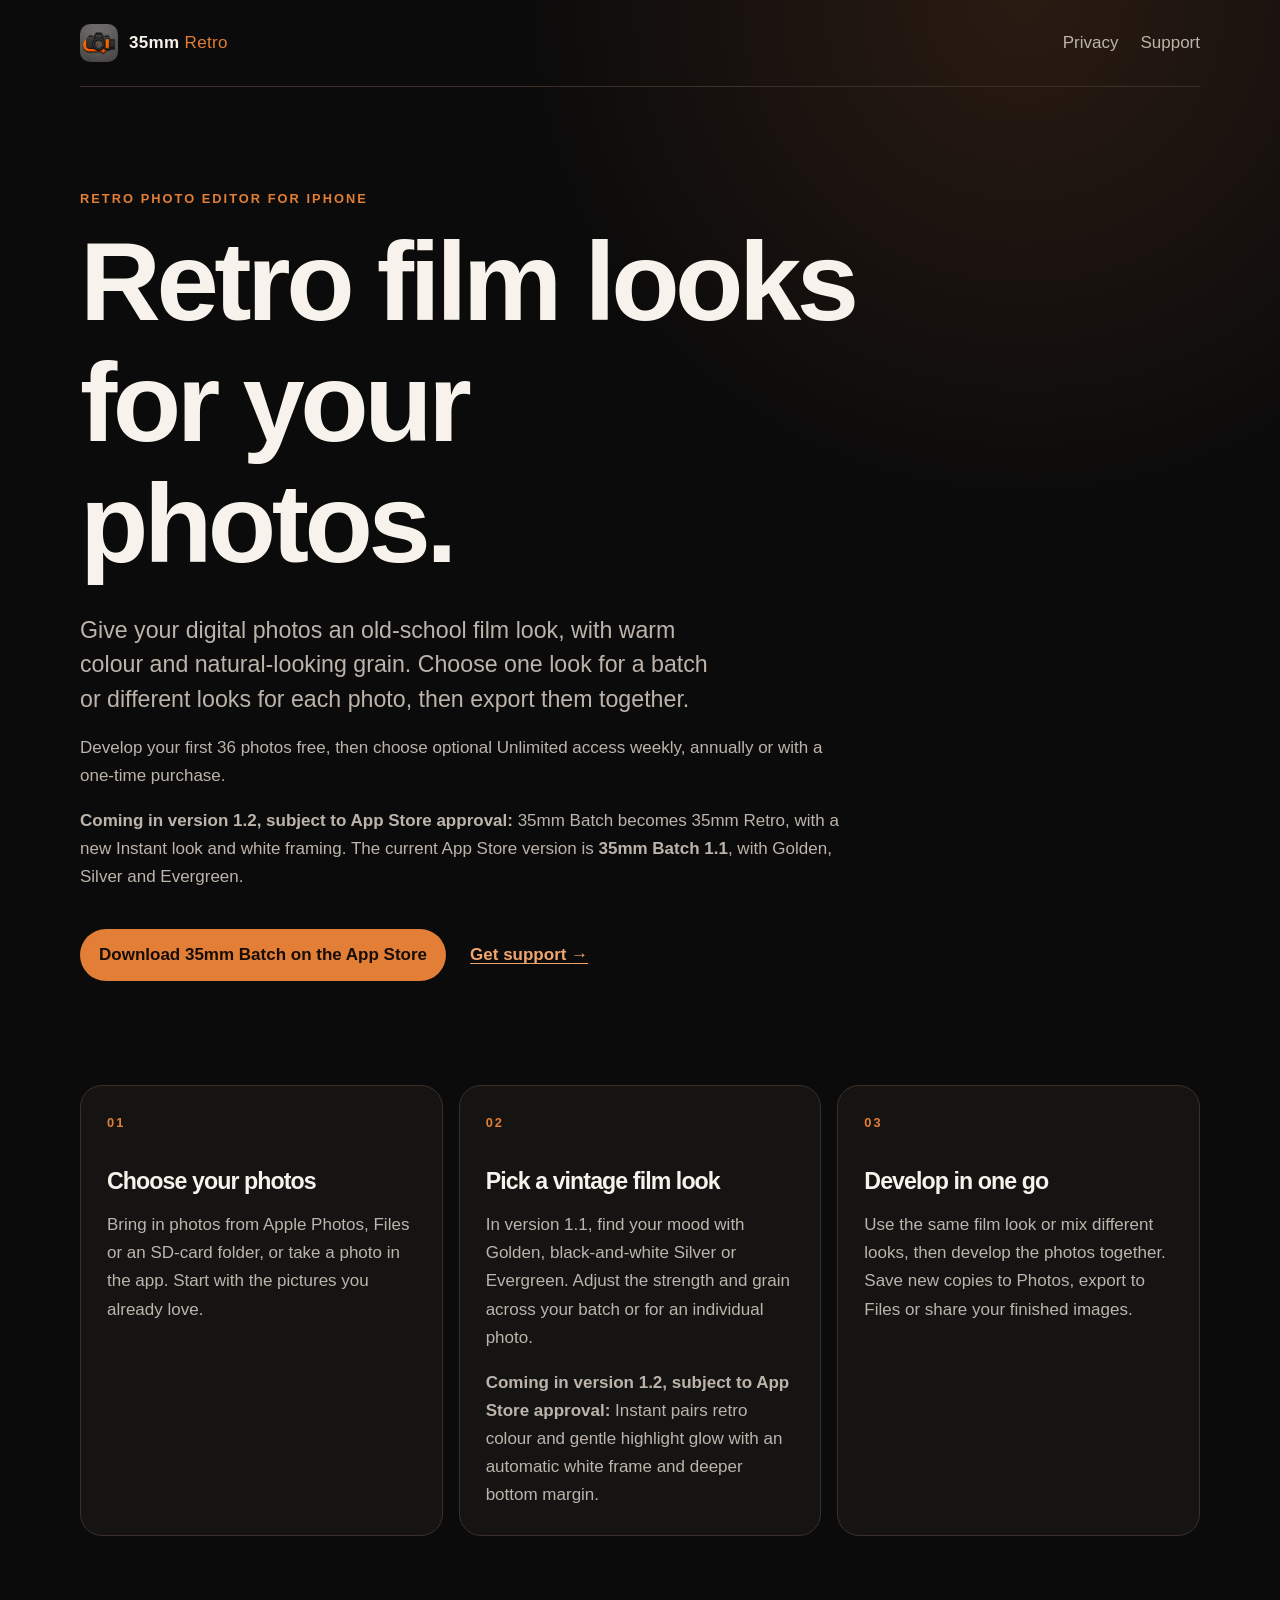
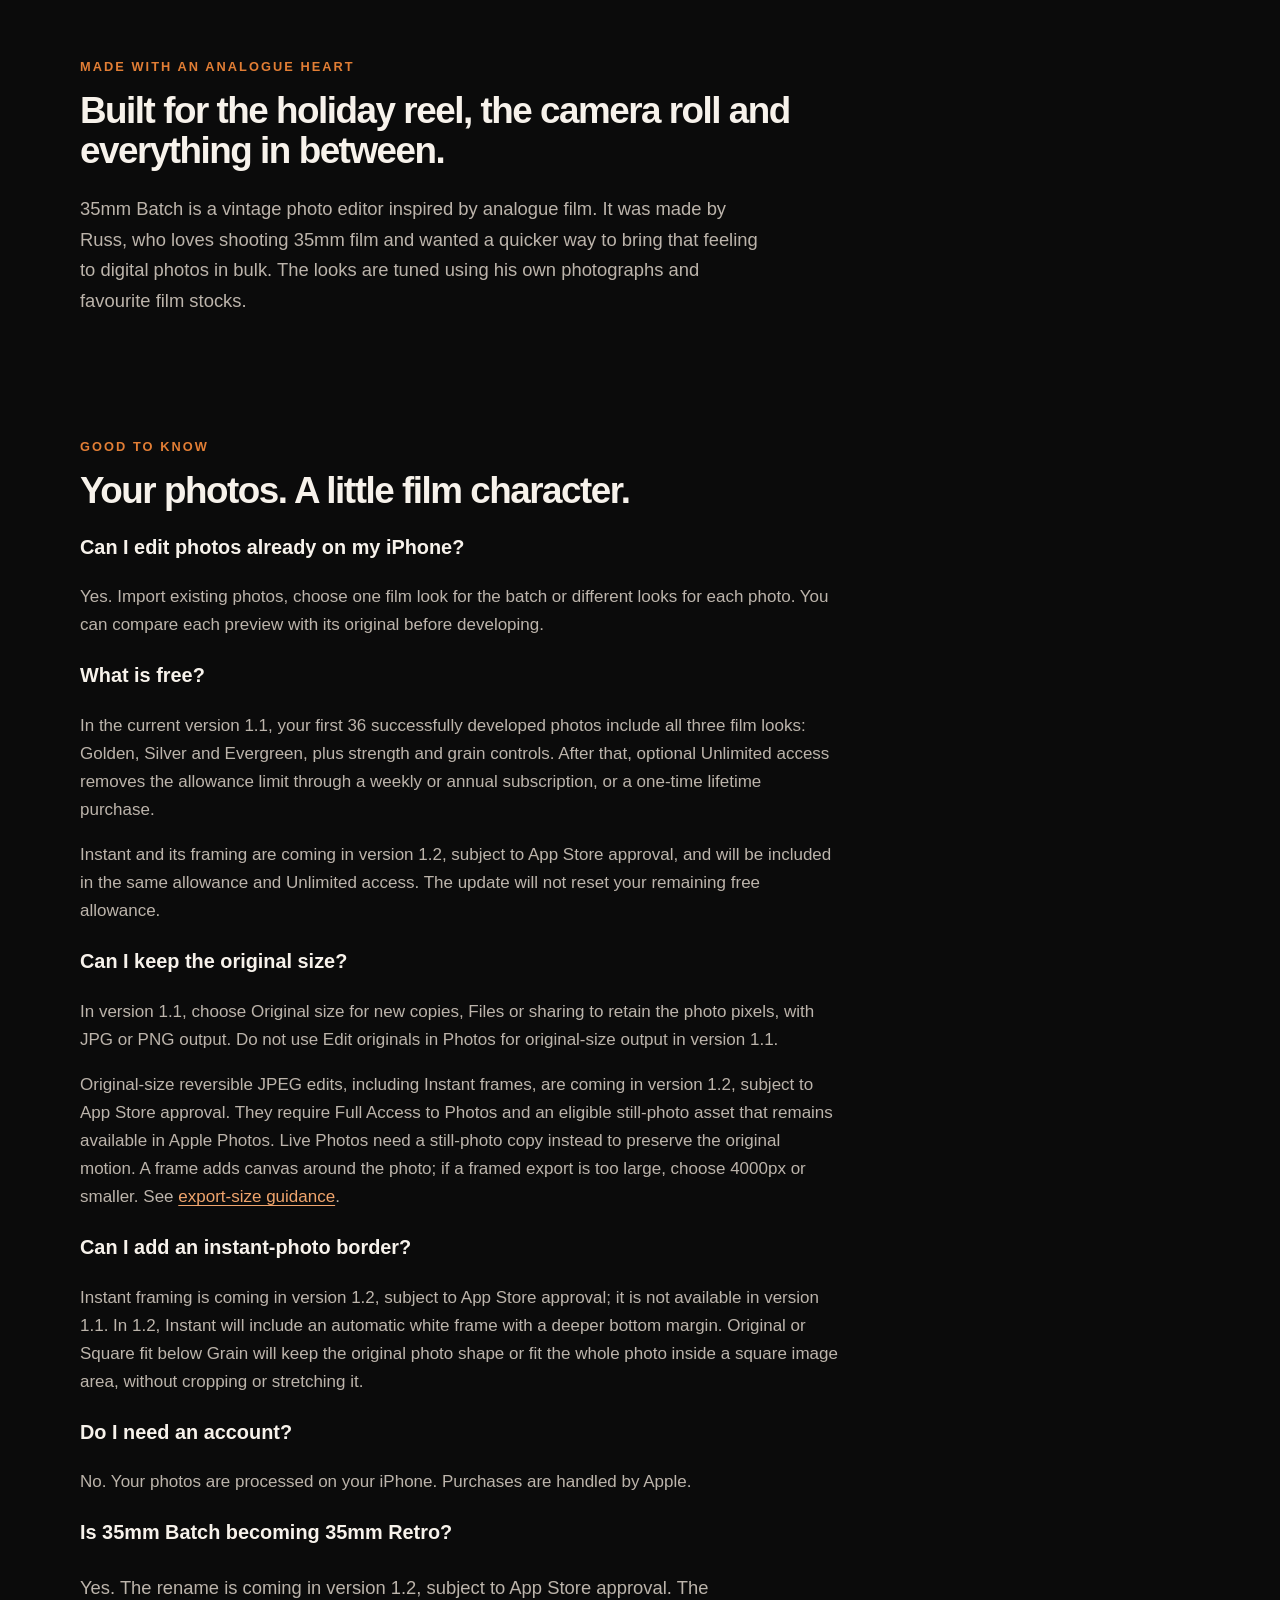
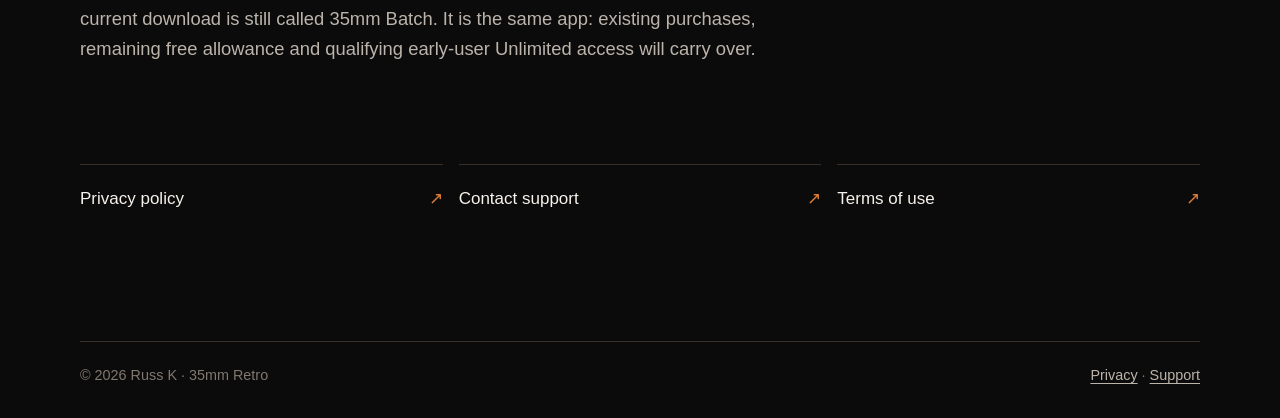
<file: index.html>
<!doctype html>
<html lang="en">
<head>
  <meta charset="utf-8">
  <meta name="viewport" content="width=device-width, initial-scale=1">
  <meta name="description" content="35mm Batch 1.1 offers three film looks and 36 free developments. The 35mm Retro name and Instant framing are coming in version 1.2, subject to App Store approval.">
  <title>35mm Batch — 35mm Retro coming in version 1.2</title>
  <link rel="canonical" href="https://rwk506787.github.io/35MMbatch-site/">
  <meta property="og:title" content="35mm Batch — Retro film looks for your photos">
  <meta property="og:description" content="Three film looks. First 36 developed photos free. The 35mm Retro name and Instant framing are coming in version 1.2, subject to App Store approval.">
  <meta property="og:type" content="website">
  <meta property="og:url" content="https://rwk506787.github.io/35MMbatch-site/">
  <meta property="og:image" content="https://rwk506787.github.io/35MMbatch-site/assets/app-icon.png">
  <link rel="icon" href="assets/app-icon.png" type="image/png">
  <link rel="stylesheet" href="style.css">
</head>
<body>
  <header class="site-header">
    <a class="brand" href="index.html" aria-label="35mm Retro home">
      <img src="assets/app-icon.png" alt="35mm Retro app icon">
      <span>35mm <em>Retro</em></span>
    </a>
    <nav aria-label="Primary navigation">
      <a href="privacy.html">Privacy</a>
      <a href="support.html">Support</a>
    </nav>
  </header>

  <main>
    <section class="hero" aria-labelledby="hero-title">
      <p class="eyebrow">Retro photo editor for iPhone</p>
      <h1 id="hero-title">Retro film looks for your photos.</h1>
      <p class="lede">Give your digital photos an old-school film look, with warm colour and natural-looking grain. Choose one look for a batch or different looks for each photo, then export them together.</p>
      <p>Develop your first 36 photos free, then choose optional Unlimited access weekly, annually or with a one-time purchase.</p>
      <p><strong>Coming in version 1.2, subject to App Store approval:</strong> 35mm Batch becomes 35mm Retro, with a new Instant look and white framing. The current App Store version is <strong>35mm Batch 1.1</strong>, with Golden, Silver and Evergreen.</p>
      <div class="actions">
        <a class="button" href="https://apps.apple.com/app/id6796303141">Download 35mm Batch on the App Store</a>
        <a class="text-link" href="support.html">Get support <span aria-hidden="true">→</span></a>
      </div>
    </section>

    <section class="feature-grid" aria-label="Current features and the upcoming version 1.2">
      <article class="card">
        <p class="card-number">01</p>
        <h2>Choose your photos</h2>
        <p>Bring in photos from Apple Photos, Files or an SD-card folder, or take a photo in the app. Start with the pictures you already love.</p>
      </article>
      <article class="card">
        <p class="card-number">02</p>
        <h2>Pick a vintage film look</h2>
        <p>In version 1.1, find your mood with Golden, black-and-white Silver or Evergreen. Adjust the strength and grain across your batch or for an individual photo.</p>
        <p><strong>Coming in version 1.2, subject to App Store approval:</strong> Instant pairs retro colour and gentle highlight glow with an automatic white frame and deeper bottom margin.</p>
      </article>
      <article class="card">
        <p class="card-number">03</p>
        <h2>Develop in one go</h2>
        <p>Use the same film look or mix different looks, then develop the photos together. Save new copies to Photos, export to Files or share your finished images.</p>
      </article>
    </section>

    <section class="story" aria-labelledby="story-title">
      <p class="eyebrow">Made with an analogue heart</p>
      <h2 id="story-title">Built for the holiday reel, the camera roll and everything in between.</h2>
      <p>35mm Batch is a vintage photo editor inspired by analogue film. It was made by Russ, who loves shooting 35mm film and wanted a quicker way to bring that feeling to digital photos in bulk. The looks are tuned using his own photographs and favourite film stocks.</p>
    </section>

    <section class="story" aria-labelledby="questions-title">
      <p class="eyebrow">Good to know</p>
      <h2 id="questions-title">Your photos. A little film character.</h2>
      <h3>Can I edit photos already on my iPhone?</h3>
      <p>Yes. Import existing photos, choose one film look for the batch or different looks for each photo. You can compare each preview with its original before developing.</p>
      <h3>What is free?</h3>
      <p>In the current version 1.1, your first 36 successfully developed photos include all three film looks: Golden, Silver and Evergreen, plus strength and grain controls. After that, optional Unlimited access removes the allowance limit through a weekly or annual subscription, or a one-time lifetime purchase.</p>
      <p>Instant and its framing are coming in version 1.2, subject to App Store approval, and will be included in the same allowance and Unlimited access. The update will not reset your remaining free allowance.</p>
      <h3>Can I keep the original size?</h3>
      <p>In version 1.1, choose Original size for new copies, Files or sharing to retain the photo pixels, with JPG or PNG output. Do not use Edit originals in Photos for original-size output in version 1.1.</p>
      <p>Original-size reversible JPEG edits, including Instant frames, are coming in version 1.2, subject to App Store approval. They require Full Access to Photos and an eligible still-photo asset that remains available in Apple Photos. Live Photos need a still-photo copy instead to preserve the original motion. A frame adds canvas around the photo; if a framed export is too large, choose 4000px or smaller. See <a href="support.html#export-size">export-size guidance</a>.</p>
      <h3>Can I add an instant-photo border?</h3>
      <p>Instant framing is coming in version 1.2, subject to App Store approval; it is not available in version 1.1. In 1.2, Instant will include an automatic white frame with a deeper bottom margin. Original or Square fit below Grain will keep the original photo shape or fit the whole photo inside a square image area, without cropping or stretching it.</p>
      <h3>Do I need an account?</h3>
      <p>No. Your photos are processed on your iPhone. Purchases are handled by Apple.</p>
      <h3>Is 35mm Batch becoming 35mm Retro?</h3>
      <p>Yes. The rename is coming in version 1.2, subject to App Store approval. The current download is still called 35mm Batch. It is the same app: existing purchases, remaining free allowance and qualifying early-user Unlimited access will carry over.</p>
    </section>

    <section class="site-links" aria-label="More information">
      <a class="link-card" href="privacy.html"><span>Privacy policy</span><span aria-hidden="true">↗</span></a>
      <a class="link-card" href="support.html"><span>Contact support</span><span aria-hidden="true">↗</span></a>
      <a class="link-card" href="terms.html"><span>Terms of use</span><span aria-hidden="true">↗</span></a>
    </section>
  </main>

  <footer class="site-footer">
    <span>© 2026 Russ K · 35mm Retro</span>
    <span><a href="privacy.html">Privacy</a> · <a href="support.html">Support</a></span>
  </footer>
</body>
</html>
</file>
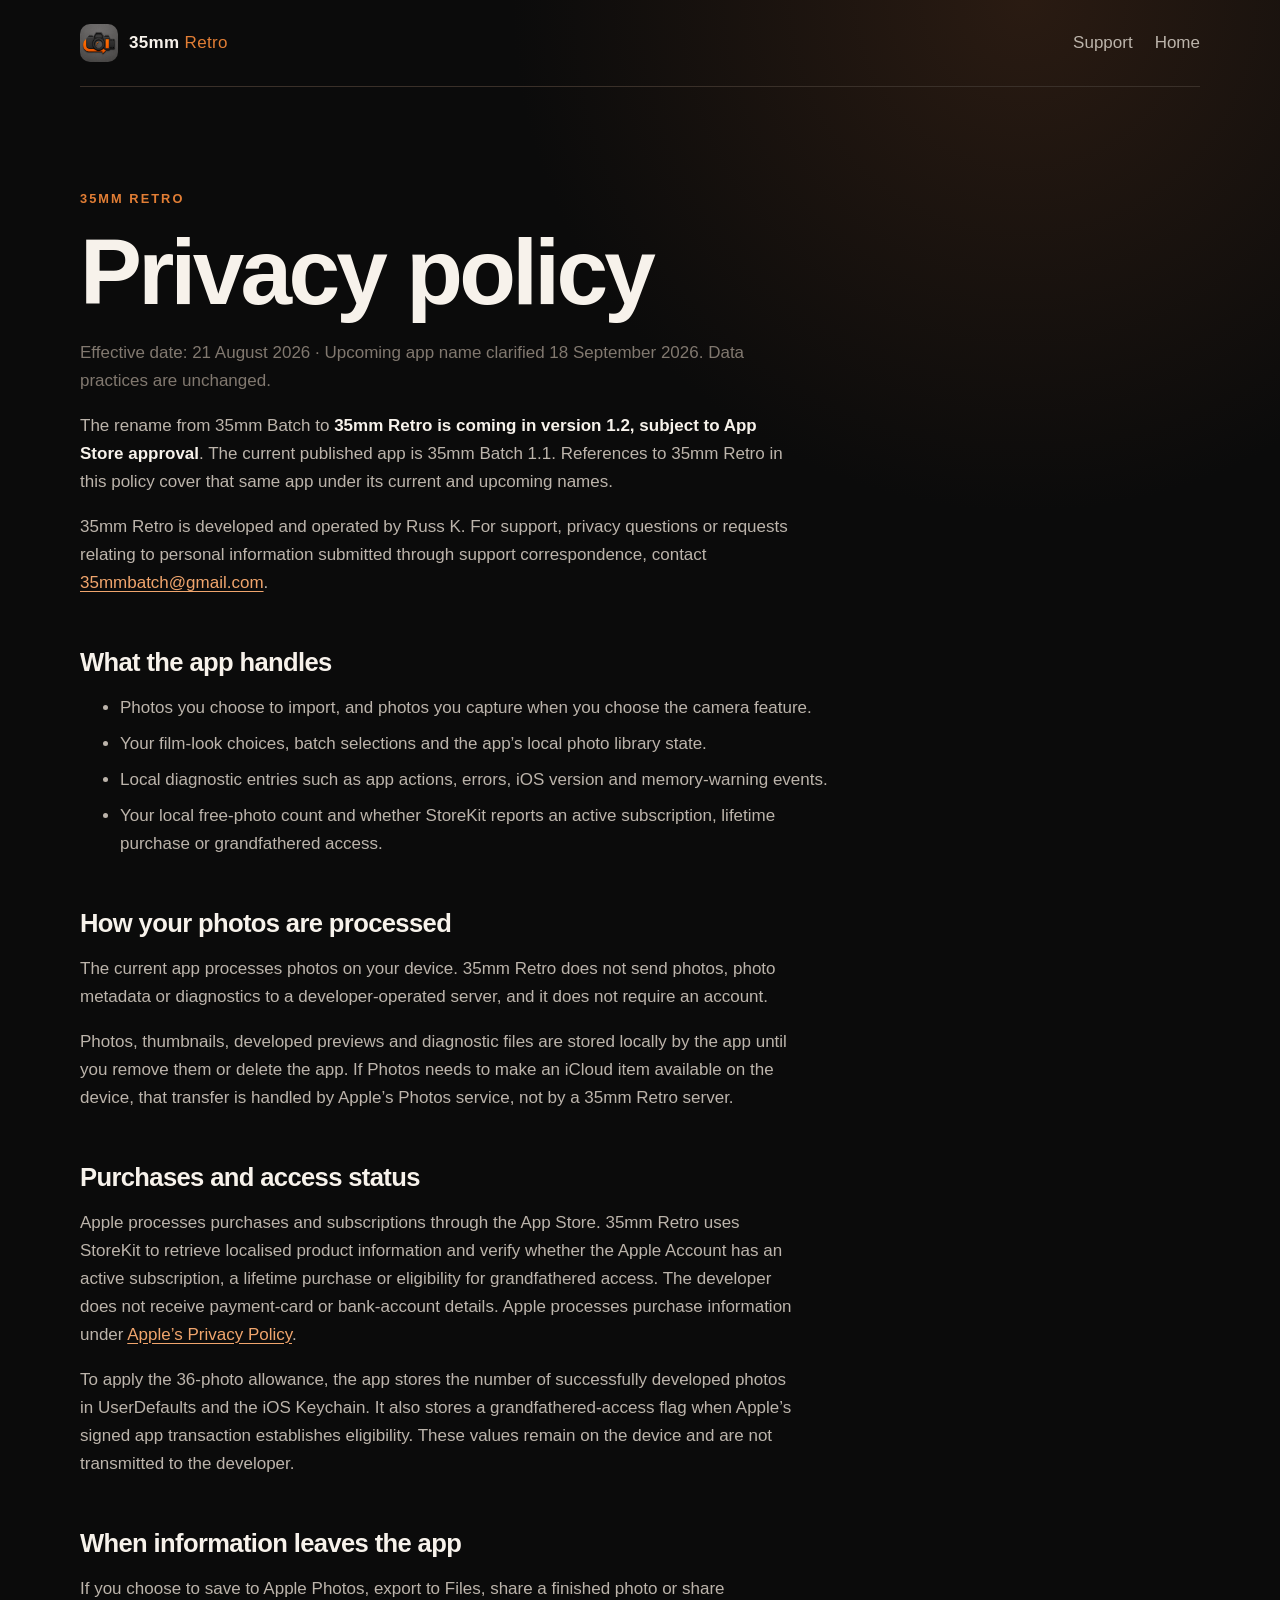
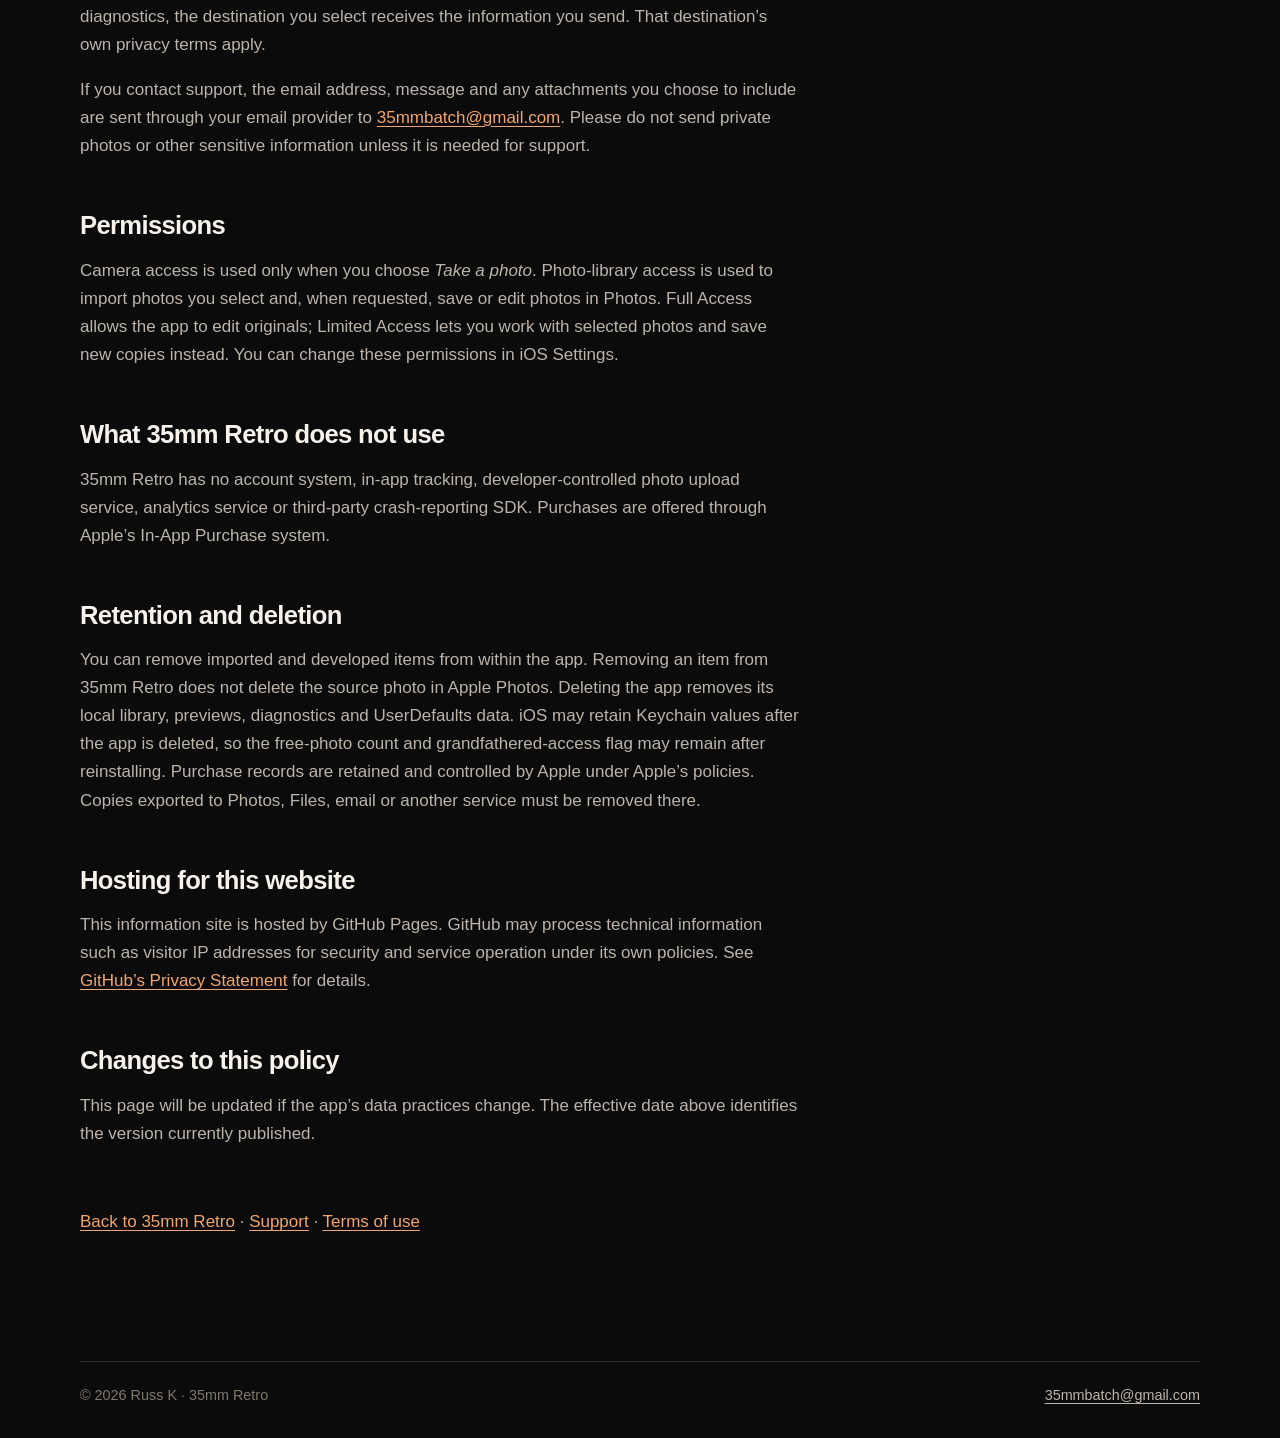
<file: privacy.html>
<!doctype html>
<html lang="en">
<head>
  <meta charset="utf-8">
  <meta name="viewport" content="width=device-width, initial-scale=1">
  <title>Privacy policy — 35mm Batch / 35mm Retro coming in 1.2</title>
  <link rel="stylesheet" href="style.css">
</head>
<body>
  <header class="site-header">
    <a class="brand" href="index.html" aria-label="35mm Retro home">
      <img src="assets/app-icon.png" alt="35mm Retro app icon">
      <span>35mm <em>Retro</em></span>
    </a>
    <nav aria-label="Primary navigation"><a href="support.html">Support</a><a href="index.html">Home</a></nav>
  </header>

  <main class="document">
    <p class="eyebrow">35mm Retro</p>
    <h1>Privacy policy</h1>
    <p class="document-meta">Effective date: 21 August 2026 · Upcoming app name clarified 18 September 2026. Data practices are unchanged.</p>
    <p>The rename from 35mm Batch to <strong>35mm Retro is coming in version 1.2, subject to App Store approval</strong>. The current published app is 35mm Batch 1.1. References to 35mm Retro in this policy cover that same app under its current and upcoming names.</p>

    <p>35mm Retro is developed and operated by Russ K. For support, privacy questions or requests relating to personal information submitted through support correspondence, contact <a href="mailto:35mmbatch@gmail.com">35mmbatch@gmail.com</a>.</p>

    <h2>What the app handles</h2>
    <ul>
      <li>Photos you choose to import, and photos you capture when you choose the camera feature.</li>
      <li>Your film-look choices, batch selections and the app’s local photo library state.</li>
      <li>Local diagnostic entries such as app actions, errors, iOS version and memory-warning events.</li>
      <li>Your local free-photo count and whether StoreKit reports an active subscription, lifetime purchase or grandfathered access.</li>
    </ul>

    <h2>How your photos are processed</h2>
    <p>The current app processes photos on your device. 35mm Retro does not send photos, photo metadata or diagnostics to a developer-operated server, and it does not require an account.</p>
    <p>Photos, thumbnails, developed previews and diagnostic files are stored locally by the app until you remove them or delete the app. If Photos needs to make an iCloud item available on the device, that transfer is handled by Apple’s Photos service, not by a 35mm Retro server.</p>

    <h2>Purchases and access status</h2>
    <p>Apple processes purchases and subscriptions through the App Store. 35mm Retro uses StoreKit to retrieve localised product information and verify whether the Apple Account has an active subscription, a lifetime purchase or eligibility for grandfathered access. The developer does not receive payment-card or bank-account details. Apple processes purchase information under <a href="https://www.apple.com/legal/privacy/">Apple’s Privacy Policy</a>.</p>
    <p>To apply the 36-photo allowance, the app stores the number of successfully developed photos in UserDefaults and the iOS Keychain. It also stores a grandfathered-access flag when Apple’s signed app transaction establishes eligibility. These values remain on the device and are not transmitted to the developer.</p>

    <h2>When information leaves the app</h2>
    <p>If you choose to save to Apple Photos, export to Files, share a finished photo or share diagnostics, the destination you select receives the information you send. That destination’s own privacy terms apply.</p>
    <p>If you contact support, the email address, message and any attachments you choose to include are sent through your email provider to <a href="mailto:35mmbatch@gmail.com">35mmbatch@gmail.com</a>. Please do not send private photos or other sensitive information unless it is needed for support.</p>

    <h2>Permissions</h2>
    <p>Camera access is used only when you choose <em>Take a photo</em>. Photo-library access is used to import photos you select and, when requested, save or edit photos in Photos. Full Access allows the app to edit originals; Limited Access lets you work with selected photos and save new copies instead. You can change these permissions in iOS Settings.</p>

    <h2>What 35mm Retro does not use</h2>
    <p>35mm Retro has no account system, in-app tracking, developer-controlled photo upload service, analytics service or third-party crash-reporting SDK. Purchases are offered through Apple’s In-App Purchase system.</p>

    <h2>Retention and deletion</h2>
    <p>You can remove imported and developed items from within the app. Removing an item from 35mm Retro does not delete the source photo in Apple Photos. Deleting the app removes its local library, previews, diagnostics and UserDefaults data. iOS may retain Keychain values after the app is deleted, so the free-photo count and grandfathered-access flag may remain after reinstalling. Purchase records are retained and controlled by Apple under Apple’s policies. Copies exported to Photos, Files, email or another service must be removed there.</p>

    <h2>Hosting for this website</h2>
    <p>This information site is hosted by GitHub Pages. GitHub may process technical information such as visitor IP addresses for security and service operation under its own policies. See <a href="https://docs.github.com/en/site-policy/privacy-policies/github-privacy-statement">GitHub’s Privacy Statement</a> for details.</p>

    <h2>Changes to this policy</h2>
    <p>This page will be updated if the app’s data practices change. The effective date above identifies the version currently published.</p>

    <p class="document-nav"><a href="index.html">Back to 35mm Retro</a> · <a href="support.html">Support</a> · <a href="terms.html">Terms of use</a></p>
  </main>

  <footer class="site-footer"><span>© 2026 Russ K · 35mm Retro</span><a href="mailto:35mmbatch@gmail.com">35mmbatch@gmail.com</a></footer>
</body>
</html>
</file>
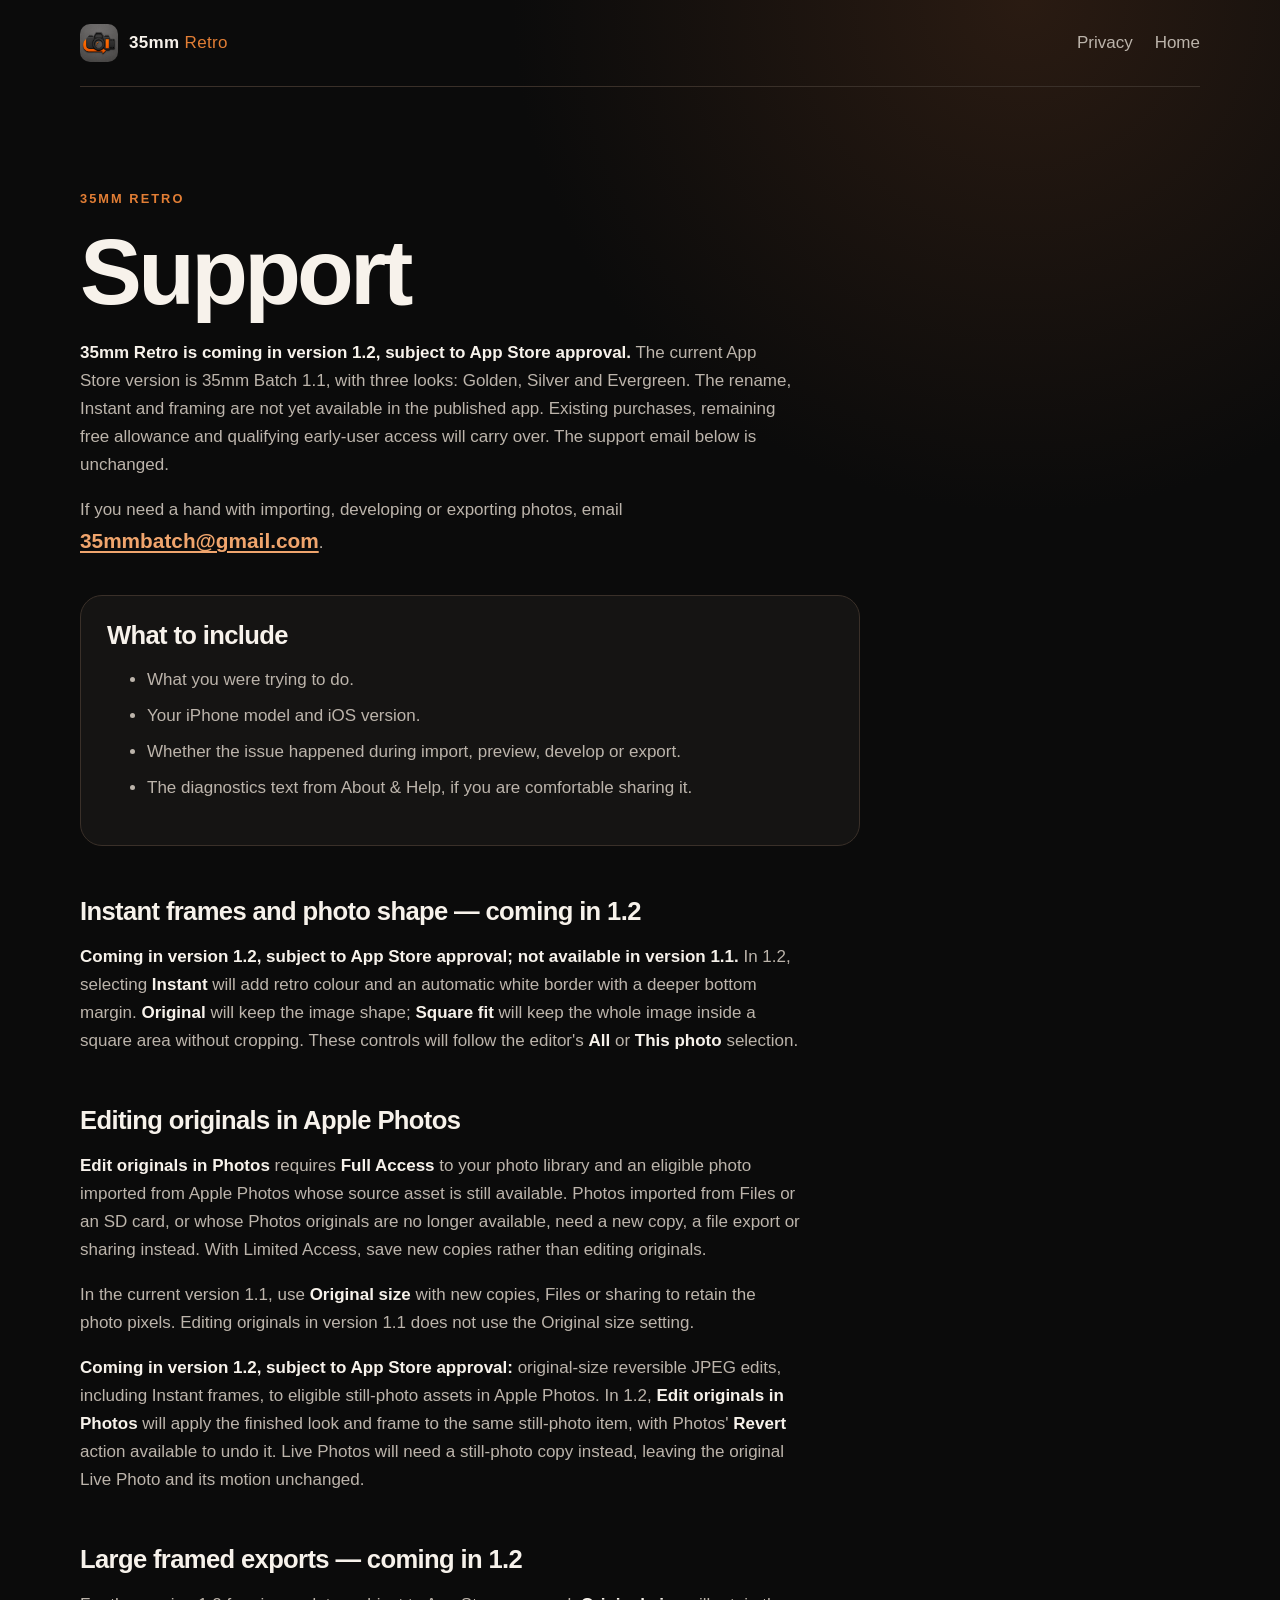
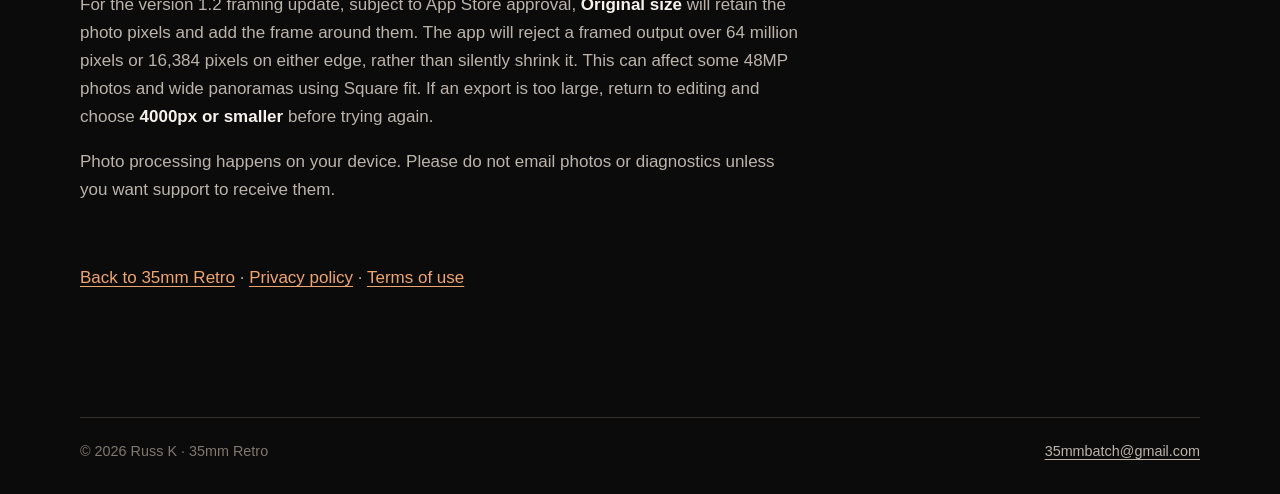
<file: support.html>
<!doctype html>
<html lang="en">
<head>
  <meta charset="utf-8">
  <meta name="viewport" content="width=device-width, initial-scale=1">
  <title>Support — 35mm Batch / 35mm Retro coming in 1.2</title>
  <link rel="stylesheet" href="style.css">
</head>
<body>
  <header class="site-header">
    <a class="brand" href="index.html" aria-label="35mm Retro home">
      <img src="assets/app-icon.png" alt="35mm Retro app icon">
      <span>35mm <em>Retro</em></span>
    </a>
    <nav aria-label="Primary navigation"><a href="privacy.html">Privacy</a><a href="index.html">Home</a></nav>
  </header>

  <main class="document">
    <p class="eyebrow">35mm Retro</p>
    <h1>Support</h1>
    <p><strong>35mm Retro is coming in version 1.2, subject to App Store approval.</strong> The current App Store version is 35mm Batch 1.1, with three looks: Golden, Silver and Evergreen. The rename, Instant and framing are not yet available in the published app. Existing purchases, remaining free allowance and qualifying early-user access will carry over. The support email below is unchanged.</p>
    <p>If you need a hand with importing, developing or exporting photos, email <a class="email" href="mailto:35mmbatch@gmail.com">35mmbatch@gmail.com</a>.</p>

    <div class="card callout">
      <h2>What to include</h2>
      <ul>
        <li>What you were trying to do.</li>
        <li>Your iPhone model and iOS version.</li>
        <li>Whether the issue happened during import, preview, develop or export.</li>
        <li>The diagnostics text from About &amp; Help, if you are comfortable sharing it.</li>
      </ul>
    </div>

    <h2>Instant frames and photo shape — coming in 1.2</h2>
    <p><strong>Coming in version 1.2, subject to App Store approval; not available in version 1.1.</strong> In 1.2, selecting <strong>Instant</strong> will add retro colour and an automatic white border with a deeper bottom margin. <strong>Original</strong> will keep the image shape; <strong>Square fit</strong> will keep the whole image inside a square area without cropping. These controls will follow the editor's <strong>All</strong> or <strong>This photo</strong> selection.</p>
    <h2>Editing originals in Apple Photos</h2>
    <p><strong>Edit originals in Photos</strong> requires <strong>Full Access</strong> to your photo library and an eligible photo imported from Apple Photos whose source asset is still available. Photos imported from Files or an SD card, or whose Photos originals are no longer available, need a new copy, a file export or sharing instead. With Limited Access, save new copies rather than editing originals.</p>
    <p>In the current version 1.1, use <strong>Original size</strong> with new copies, Files or sharing to retain the photo pixels. Editing originals in version 1.1 does not use the Original size setting.</p>
    <p><strong>Coming in version 1.2, subject to App Store approval:</strong> original-size reversible JPEG edits, including Instant frames, to eligible still-photo assets in Apple Photos. In 1.2, <strong>Edit originals in Photos</strong> will apply the finished look and frame to the same still-photo item, with Photos' <strong>Revert</strong> action available to undo it. Live Photos will need a still-photo copy instead, leaving the original Live Photo and its motion unchanged.</p>
    <h2 id="export-size">Large framed exports — coming in 1.2</h2>
    <p>For the version 1.2 framing update, subject to App Store approval, <strong>Original size</strong> will retain the photo pixels and add the frame around them. The app will reject a framed output over 64 million pixels or 16,384 pixels on either edge, rather than silently shrink it. This can affect some 48MP photos and wide panoramas using Square fit. If an export is too large, return to editing and choose <strong>4000px or smaller</strong> before trying again.</p>
    <p>Photo processing happens on your device. Please do not email photos or diagnostics unless you want support to receive them.</p>
    <p class="document-nav"><a href="index.html">Back to 35mm Retro</a> · <a href="privacy.html">Privacy policy</a> · <a href="terms.html">Terms of use</a></p>
  </main>

  <footer class="site-footer"><span>© 2026 Russ K · 35mm Retro</span><a href="mailto:35mmbatch@gmail.com">35mmbatch@gmail.com</a></footer>
</body>
</html>
</file>
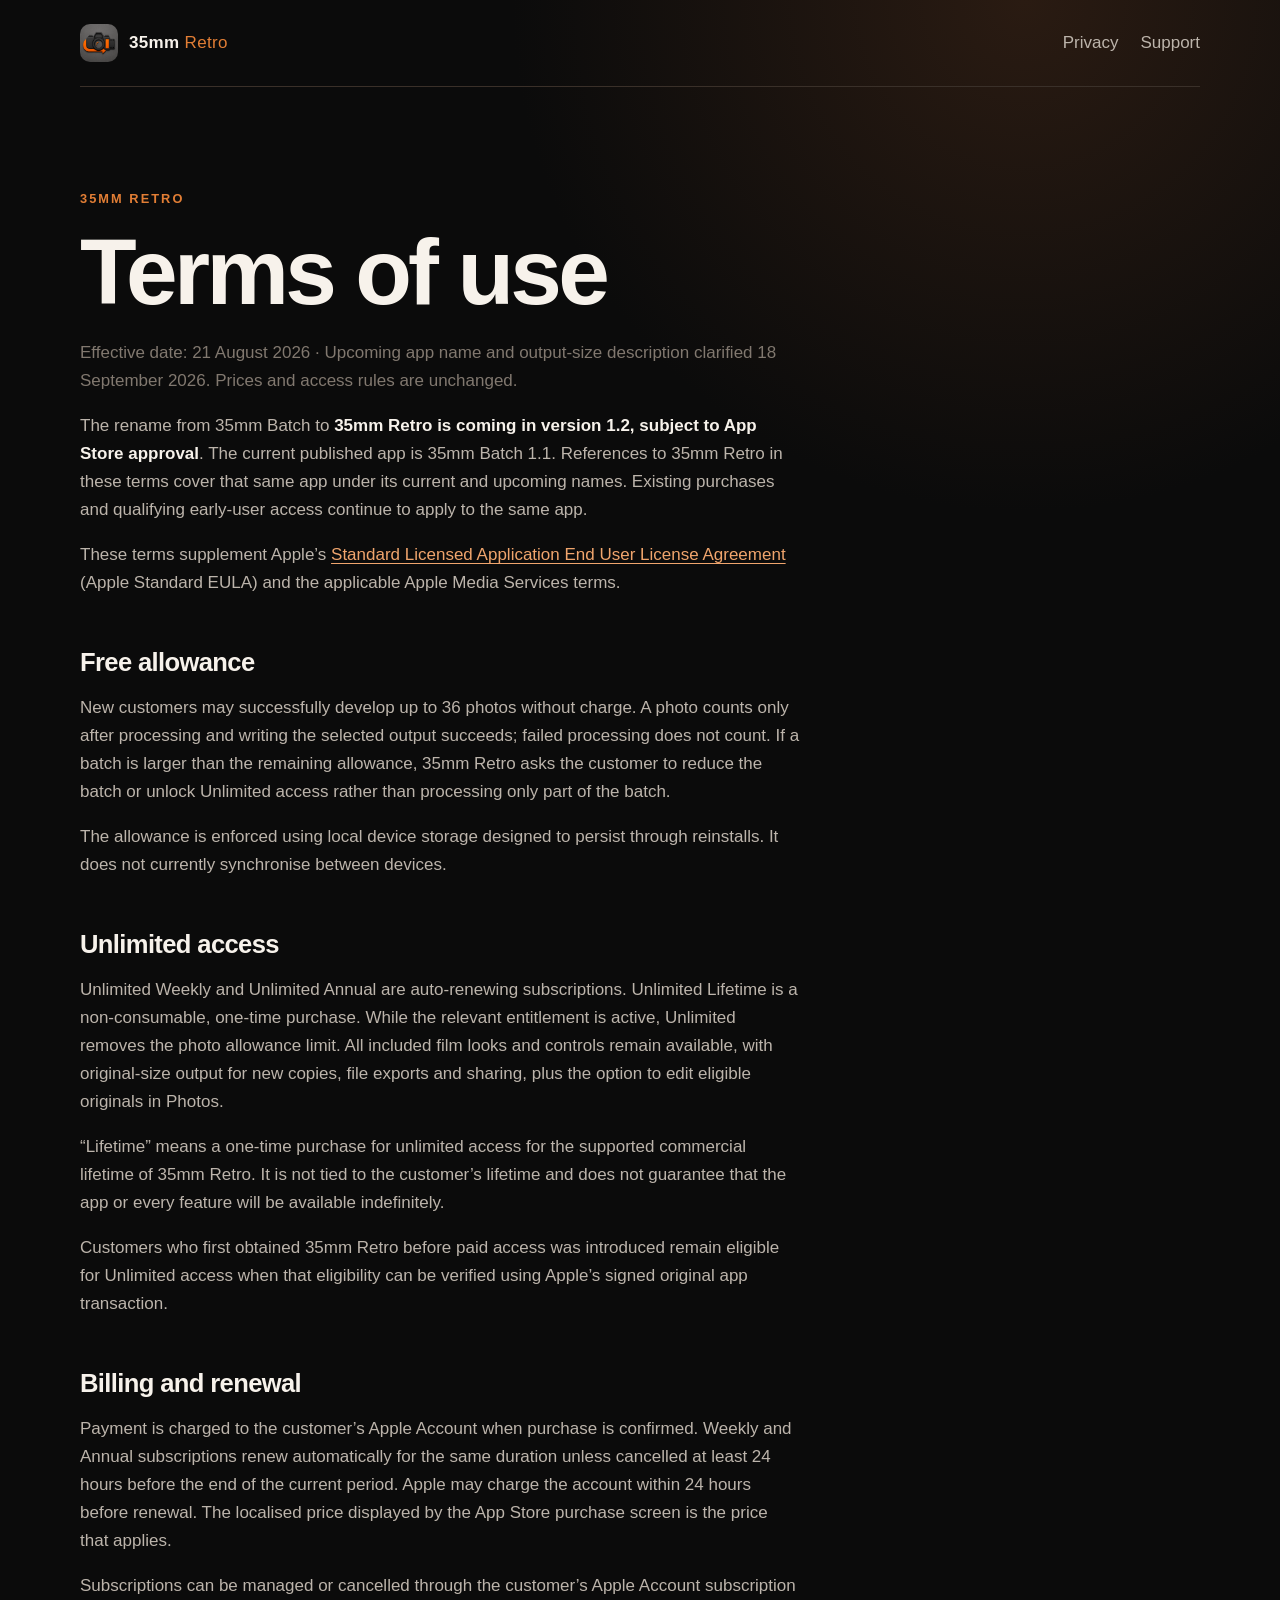
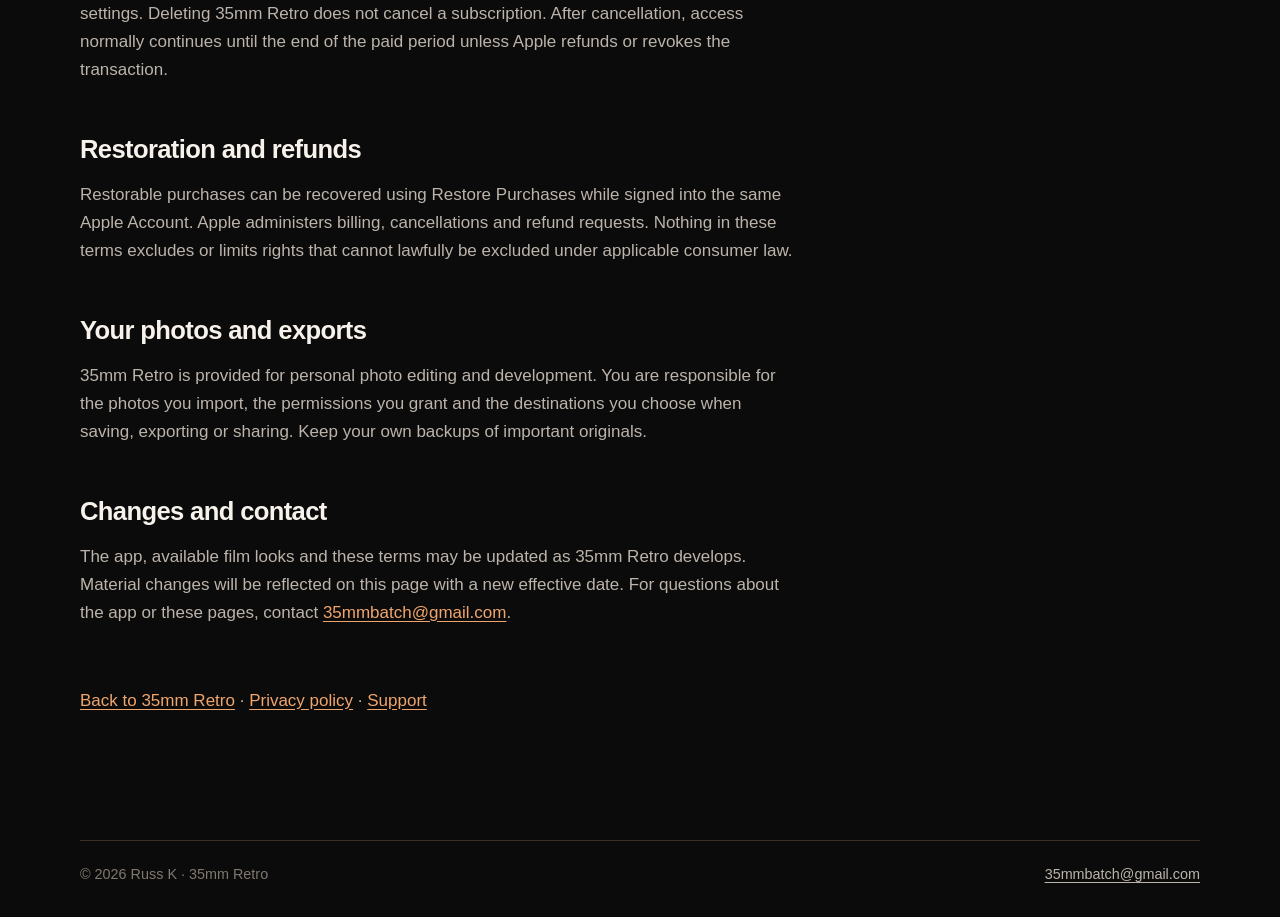
<file: terms.html>
<!doctype html>
<html lang="en">
<head>
  <meta charset="utf-8">
  <meta name="viewport" content="width=device-width, initial-scale=1">
  <title>Terms of use — 35mm Batch / 35mm Retro coming in 1.2</title>
  <link rel="stylesheet" href="style.css">
</head>
<body>
  <header class="site-header">
    <a class="brand" href="index.html" aria-label="35mm Retro home">
      <img src="assets/app-icon.png" alt="35mm Retro app icon">
      <span>35mm <em>Retro</em></span>
    </a>
    <nav aria-label="Primary navigation"><a href="privacy.html">Privacy</a><a href="support.html">Support</a></nav>
  </header>

  <main class="document">
    <p class="eyebrow">35mm Retro</p>
    <h1>Terms of use</h1>
    <p class="document-meta">Effective date: 21 August 2026 · Upcoming app name and output-size description clarified 18 September 2026. Prices and access rules are unchanged.</p>
    <p>The rename from 35mm Batch to <strong>35mm Retro is coming in version 1.2, subject to App Store approval</strong>. The current published app is 35mm Batch 1.1. References to 35mm Retro in these terms cover that same app under its current and upcoming names. Existing purchases and qualifying early-user access continue to apply to the same app.</p>

    <p>These terms supplement Apple’s <a href="https://www.apple.com/legal/internet-services/itunes/dev/stdeula/">Standard Licensed Application End User License Agreement</a> (Apple Standard EULA) and the applicable Apple Media Services terms.</p>

    <h2>Free allowance</h2>
    <p>New customers may successfully develop up to 36 photos without charge. A photo counts only after processing and writing the selected output succeeds; failed processing does not count. If a batch is larger than the remaining allowance, 35mm Retro asks the customer to reduce the batch or unlock Unlimited access rather than processing only part of the batch.</p>
    <p>The allowance is enforced using local device storage designed to persist through reinstalls. It does not currently synchronise between devices.</p>

    <h2>Unlimited access</h2>
    <p>Unlimited Weekly and Unlimited Annual are auto-renewing subscriptions. Unlimited Lifetime is a non-consumable, one-time purchase. While the relevant entitlement is active, Unlimited removes the photo allowance limit. All included film looks and controls remain available, with original-size output for new copies, file exports and sharing, plus the option to edit eligible originals in Photos.</p>
    <p>“Lifetime” means a one-time purchase for unlimited access for the supported commercial lifetime of 35mm Retro. It is not tied to the customer’s lifetime and does not guarantee that the app or every feature will be available indefinitely.</p>
    <p>Customers who first obtained 35mm Retro before paid access was introduced remain eligible for Unlimited access when that eligibility can be verified using Apple’s signed original app transaction.</p>

    <h2>Billing and renewal</h2>
    <p>Payment is charged to the customer’s Apple Account when purchase is confirmed. Weekly and Annual subscriptions renew automatically for the same duration unless cancelled at least 24 hours before the end of the current period. Apple may charge the account within 24 hours before renewal. The localised price displayed by the App Store purchase screen is the price that applies.</p>
    <p>Subscriptions can be managed or cancelled through the customer’s Apple Account subscription settings. Deleting 35mm Retro does not cancel a subscription. After cancellation, access normally continues until the end of the paid period unless Apple refunds or revokes the transaction.</p>

    <h2>Restoration and refunds</h2>
    <p>Restorable purchases can be recovered using Restore Purchases while signed into the same Apple Account. Apple administers billing, cancellations and refund requests. Nothing in these terms excludes or limits rights that cannot lawfully be excluded under applicable consumer law.</p>

    <h2>Your photos and exports</h2>
    <p>35mm Retro is provided for personal photo editing and development. You are responsible for the photos you import, the permissions you grant and the destinations you choose when saving, exporting or sharing. Keep your own backups of important originals.</p>

    <h2>Changes and contact</h2>
    <p>The app, available film looks and these terms may be updated as 35mm Retro develops. Material changes will be reflected on this page with a new effective date. For questions about the app or these pages, contact <a href="mailto:35mmbatch@gmail.com">35mmbatch@gmail.com</a>.</p>

    <p class="document-nav"><a href="index.html">Back to 35mm Retro</a> · <a href="privacy.html">Privacy policy</a> · <a href="support.html">Support</a></p>
  </main>

  <footer class="site-footer"><span>© 2026 Russ K · 35mm Retro</span><a href="mailto:35mmbatch@gmail.com">35mmbatch@gmail.com</a></footer>
</body>
</html>
</file>
<file: style.css>
:root {
  color-scheme: dark;
  --background: #0b0b0b;
  --surface: #181615;
  --surface-raised: #211d1a;
  --text: #f7f2eb;
  --muted: #bcb4ab;
  --subtle: #81786f;
  --accent: #e27e35;
  --accent-soft: #f0a56d;
  --border: #3a3029;
}

* { box-sizing: border-box; }

html { scroll-behavior: smooth; }

body {
  margin: 0;
  background: radial-gradient(circle at 80% 0%, #2a1b12 0, var(--background) 32rem);
  color: var(--text);
  font: 17px/1.65 -apple-system, BlinkMacSystemFont, "Helvetica Neue", sans-serif;
}

a { color: var(--accent-soft); text-underline-offset: 3px; }
a:hover { color: var(--text); }

.site-header, .site-footer, main { width: min(1120px, calc(100% - 40px)); margin: 0 auto; }

.site-header {
  display: flex;
  align-items: center;
  justify-content: space-between;
  gap: 24px;
  padding: 24px 0;
  border-bottom: 1px solid var(--border);
}

.brand { display: inline-flex; align-items: center; gap: 11px; color: var(--text); text-decoration: none; font-weight: 700; letter-spacing: .02em; }
.brand img { width: 38px; height: 38px; border-radius: 10px; }
.brand em { color: var(--accent); font-style: normal; font-weight: 400; }
nav { display: flex; gap: 22px; }
nav a { color: var(--muted); text-decoration: none; }
nav a:hover { color: var(--accent-soft); }

main { padding: 88px 0 108px; }
.hero { max-width: 780px; }
.eyebrow, .card-number { color: var(--accent); font-size: .8rem; font-weight: 700; letter-spacing: .16em; text-transform: uppercase; }
h1, h2 { margin: 0; line-height: 1.08; letter-spacing: -.04em; }
h1 { max-width: 780px; font-size: clamp(3.2rem, 9vw, 7rem); }
h2 { font-size: clamp(1.6rem, 3vw, 2.3rem); }
p { color: var(--muted); }
.lede { max-width: 650px; margin: 28px 0 0; font-size: clamp(1.15rem, 2.2vw, 1.45rem); line-height: 1.5; }
.actions { display: flex; align-items: center; gap: 24px; flex-wrap: wrap; margin-top: 38px; }
.button { display: inline-block; padding: 12px 19px; border-radius: 999px; background: var(--accent); color: #160d08; font-weight: 700; text-decoration: none; }
.button-muted { background: var(--surface-raised); color: var(--muted); border: 1px solid var(--border); }
.text-link { font-weight: 700; }

.feature-grid { display: grid; grid-template-columns: repeat(3, 1fr); gap: 16px; margin-top: 104px; }
.card { padding: 26px; border: 1px solid var(--border); border-radius: 22px; background: rgba(24, 22, 21, .82); }
.card-number { margin: 0 0 36px; }
.card h2 { font-size: 1.45rem; }
.card p:last-child { margin-bottom: 0; }
.story { max-width: 760px; margin-top: 120px; }
.story h2 { margin-top: 14px; }
.story p:last-child { max-width: 680px; margin-top: 24px; font-size: 1.15rem; }
.site-links { display: grid; grid-template-columns: repeat(3, 1fr); gap: 16px; margin-top: 100px; }
.link-card { display: flex; justify-content: space-between; gap: 16px; padding: 20px 0; border-top: 1px solid var(--border); color: var(--text); text-decoration: none; }
.link-card span:last-child { color: var(--accent); }

.document { max-width: 780px; margin-left: max(20px, calc((100% - 1120px) / 2)); margin-right: max(20px, calc((100% - 1120px) / 2)); }
.document h1 { font-size: clamp(3rem, 8vw, 5.8rem); }
.document h2 { margin-top: 52px; font-size: 1.6rem; letter-spacing: -.025em; }
.document p, .document li { max-width: 720px; }
.document-meta { color: var(--subtle); }
.document strong { color: var(--text); }
.document li { margin: 8px 0; color: var(--muted); }
.document .card { margin-top: 36px; }
.callout h2 { margin-top: 0; }
.email { font-size: 1.3rem; font-weight: 700; }
.document-nav { margin-top: 60px; }
.not-found { min-height: 70vh; }

.site-footer { display: flex; justify-content: space-between; gap: 20px; padding: 22px 0 30px; border-top: 1px solid var(--border); color: var(--subtle); font-size: .9rem; }
.site-footer a { color: var(--muted); }

@media (max-width: 720px) {
  .site-header, .site-footer, main { width: min(100% - 32px, 1120px); }
  .site-header { align-items: flex-start; }
  nav { gap: 14px; }
  main { padding: 64px 0 80px; }
  .feature-grid, .site-links { grid-template-columns: 1fr; }
  .feature-grid { margin-top: 72px; }
  .story { margin-top: 80px; }
  .site-links { margin-top: 64px; }
  .document { margin-left: 16px; margin-right: 16px; }
  .site-footer { flex-direction: column; gap: 6px; }
}
</file>
